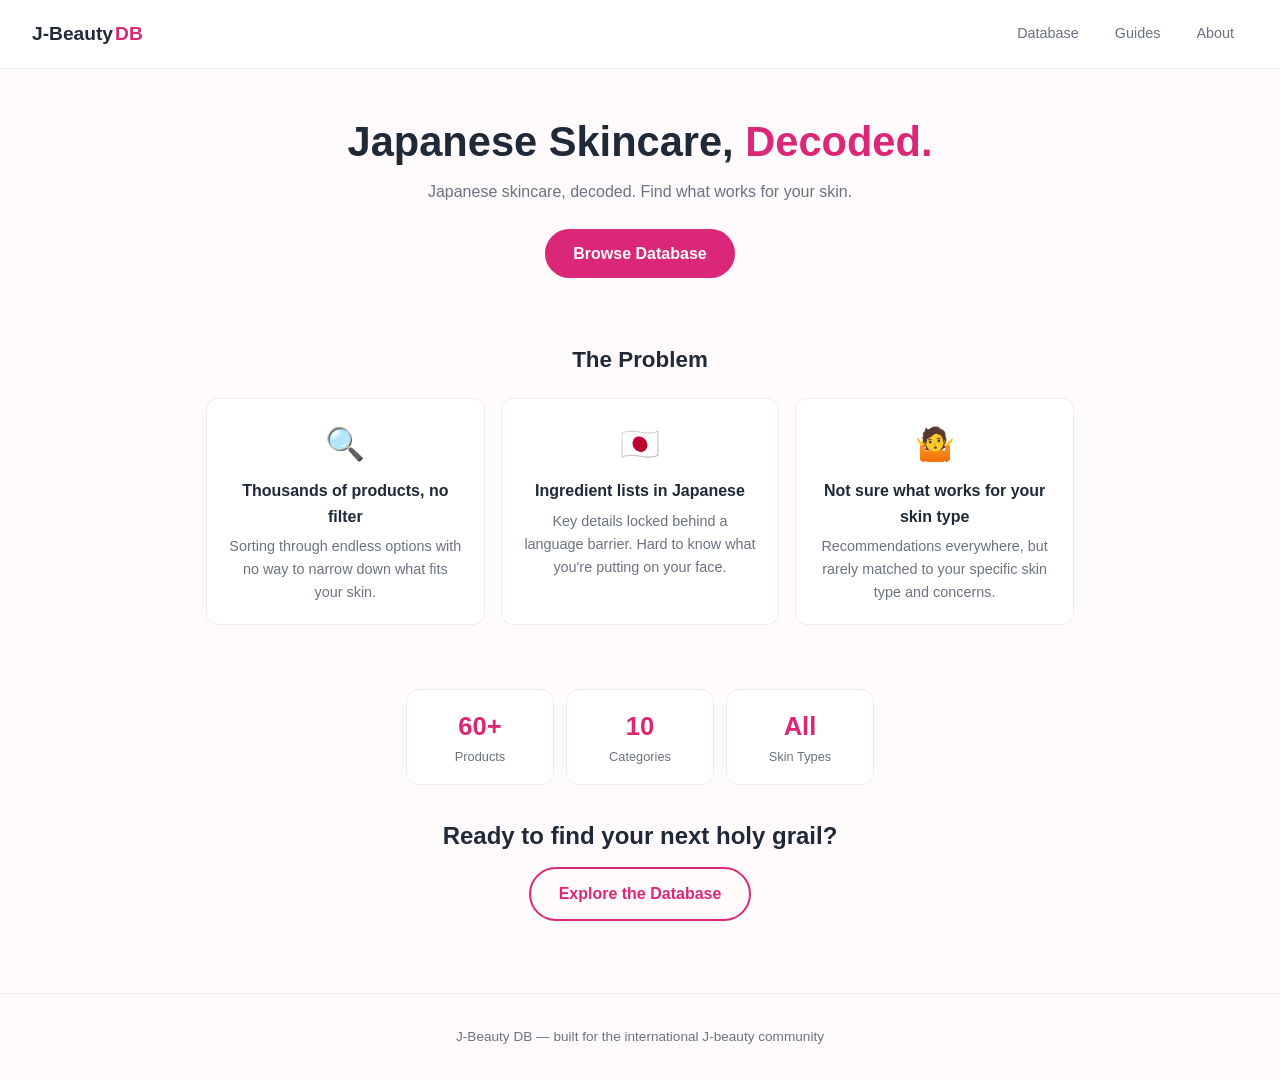
<file: index.html>
<!DOCTYPE html>
<html lang="en">
<head>
<script type="text/javascript">(function(c,l,a,r,i,t,y){c[a]=c[a]||function(){(c[a].q=c[a].q||[]).push(arguments)};t=l.createElement(r);t.async=1;t.src="https://www.clarity.ms/tag/"+i;y=l.getElementsByTagName(r)[0];y.parentNode.insertBefore(t,y);})(window, document, "clarity", "script", "wb2lupp80x");</script>
<meta name="google-site-verification" content="V2clKLw3TIESFtet" />
<meta charset="UTF-8">
<meta name="viewport" content="width=device-width, initial-scale=1.0">
<title>J-Beauty DB - Japanese Skincare, Decoded</title>
<meta name="description" content="A curated database of Japanese skincare products for international buyers. Find what works for your skin.">
<meta property="og:title" content="J-Beauty DB - Japanese Skincare, Decoded">
<meta property="og:description" content="A curated database of Japanese skincare products for international buyers. Find what works for your skin.">
<meta property="og:type" content="website">
<meta property="og:url" content="https://humancronadmin.github.io/j-beauty-db/">
<link rel="canonical" href="https://humancronadmin.github.io/j-beauty-db/">
<link rel="stylesheet" href="css/style.css">

<script type="application/ld+json">{"@context":"https://schema.org","@type":"WebSite","name":"J-BeautyDB","url":"https://humancronadmin.github.io/j-beauty-db/","description":"J-BeautyDB - Japanese skincare, J-beauty routines, Hada Labo, SK-II, sunscreen Japan, double cleansing","inLanguage":"en","potentialAction":{"@type":"SearchAction","target":{"@type":"EntryPoint","urlTemplate":"https://humancronadmin.github.io/j-beauty-db/?q={search_term_string}"},"query-input":"required name=search_term_string"}}</script>
<script type="application/ld+json">{"@context":"https://schema.org","@type":"CollectionPage","name":"J-BeautyDB","url":"https://humancronadmin.github.io/j-beauty-db/","description":"J-BeautyDB - Japanese skincare, J-beauty routines, Hada Labo, SK-II, sunscreen Japan, double cleansing","about":{"@type":"Thing","name":"Japanese skincare"},"audience":{"@type":"Audience","audienceType":"skincare enthusiasts worldwide interested in Japanese beauty products"},"isAccessibleForFree":true,"inLanguage":"en"}</script>
<script type="application/ld+json">{"@context":"https://schema.org","@type":"BreadcrumbList","itemListElement":[{"@type":"ListItem","position":1,"name":"Home","item":"https://humancronadmin.github.io/j-beauty-db/"}]}</script>
</head>
<body>
<nav class="nav">
 <div class="nav-brand">J-Beauty<span>DB</span></div>
 <div class="nav-links">
 <a href="database.html">Database</a>
 <a href="#">Guides</a>
 <a href="#">About</a>
 </div>
</nav>
<section class="hero">
 <h1>Japanese Skincare, <em>Decoded.</em></h1>
 <p>Japanese skincare, decoded. Find what works for your skin.</p>
 <a href="database.html" class="btn btn-primary">Browse Database</a>
</section>
<section class="problems">
 <h2>The Problem</h2>
 <div class="problem-grid" id="problem-grid"></div>
</section>
<div class="stats" id="stats-row"></div>
<section class="hero" style="padding-top:0">
 <h2 style="margin-bottom:12px">Ready to find your next holy grail?</h2>
 <a href="database.html" class="btn btn-outline">Explore the Database</a>
</section>
<footer class="footer">
 <p>J-Beauty DB &mdash; built for the international J-beauty community</p>
</footer>
<script>
const problems=[
 {icon:"🔍",title:"Thousands of products, no filter",desc:"Sorting through endless options with no way to narrow down what fits your skin."},
 {icon:"🇯🇵",title:"Ingredient lists in Japanese",desc:"Key details locked behind a language barrier. Hard to know what you're putting on your face."},
 {icon:"🤷",title:"Not sure what works for your skin type",desc:"Recommendations everywhere, but rarely matched to your specific skin type and concerns."}
];
const stats=[
 {num:"60+",label:"Products"},
 {num:"10",label:"Categories"},
 {num:"All",label:"Skin Types"}
];
document.getElementById("problem-grid").innerHTML=problems.map(p=>`<div class="problem-card"><div class="icon">${p.icon}</div><h3>${p.title}</h3><p>${p.desc}</p></div>`).join("");
document.getElementById("stats-row").innerHTML=stats.map(s=>`<div class="stat"><div class="num">${s.num}</div><div class="label">${s.label}</div></div>`).join("");
</script>
<script async src="https://pagead2.googlesyndication.com/pagead/js/adsbygoogle.js?client=ca-pub-6776399834647681" crossorigin="anonymous"></script>
<script async src="https://www.googletagmanager.com/gtag/js?id=G-84MRFJEZZZ"></script>
<script>window.dataLayer=window.dataLayer||[];function gtag(){dataLayer.push(arguments)}gtag('js',new Date());gtag('config','G-84MRFJEZZZ');</script>
</body>
</html>
</file>
<file: css/style.css>
*,*::before,*::after{box-sizing:border-box;margin:0;padding:0}
:root{--pink:#DB2777;--pink-light:#F472B6;--bg:#FFFBFC;--text:#1F2937;--text-light:#6B7280;--card-bg:#fff;--border:#F3E8F0;--radius:12px}
body{font-family:-apple-system,BlinkMacSystemFont,'Segoe UI',Roboto,sans-serif;background:var(--bg);color:var(--text);line-height:1.6}
a{color:var(--pink);text-decoration:none}
a:hover{text-decoration:underline}
img{max-width:100%;display:block}

/* Nav */
.nav{display:flex;align-items:center;justify-content:space-between;padding:12px 16px;background:#fff;border-bottom:1px solid var(--border);position:sticky;top:0;z-index:100}
.nav-brand{font-weight:700;font-size:1.2rem;color:var(--text)}
.nav-brand span{color:var(--pink);margin-left:2px}
.nav-links{display:flex;gap:8px}
.nav-links a{padding:10px 14px;min-height:44px;min-width:44px;display:inline-flex;align-items:center;border-radius:8px;font-size:.9rem;color:var(--text-light);font-weight:500}
.nav-links a:hover,.nav-links a.active{color:var(--pink);background:#FDF2F8;text-decoration:none}

/* Hero */
.hero{text-align:center;padding:48px 16px 32px}
.hero h1{font-size:2rem;font-weight:800;line-height:1.2;margin-bottom:12px}
.hero h1 em{font-style:normal;color:var(--pink)}
.hero p{color:var(--text-light);max-width:480px;margin:0 auto 24px;font-size:1rem}
.btn{display:inline-flex;align-items:center;justify-content:center;min-height:44px;padding:12px 28px;border-radius:999px;font-weight:600;font-size:1rem;border:none;cursor:pointer;transition:transform .15s,box-shadow .15s}
.btn-primary{background:var(--pink);color:#fff}
.btn-primary:hover{transform:translateY(-1px);box-shadow:0 4px 14px rgba(219,39,119,.3);text-decoration:none;color:#fff}
.btn-outline{border:2px solid var(--pink);color:var(--pink);background:transparent}
.btn-outline:hover{background:#FDF2F8;text-decoration:none}

/* Problem cards */
.problems{padding:32px 16px;max-width:900px;margin:0 auto}
.problems h2{text-align:center;font-size:1.4rem;margin-bottom:20px}
.problem-grid{display:grid;gap:16px}
.problem-card{background:var(--card-bg);border:1px solid var(--border);border-radius:var(--radius);padding:20px;text-align:center}
.problem-card .icon{font-size:2rem;margin-bottom:8px}
.problem-card h3{font-size:1rem;font-weight:600;margin-bottom:6px}
.problem-card p{color:var(--text-light);font-size:.9rem}

/* Stats */
.stats{display:grid;grid-template-columns:repeat(3,1fr);gap:12px;max-width:500px;margin:32px auto;padding:0 16px}
.stat{text-align:center;padding:16px 8px;background:var(--card-bg);border-radius:var(--radius);border:1px solid var(--border)}
.stat .num{font-size:1.6rem;font-weight:800;color:var(--pink)}
.stat .label{font-size:.8rem;color:var(--text-light)}

/* Filters */
.filters{padding:16px;max-width:1100px;margin:0 auto;display:flex;flex-wrap:wrap;gap:10px;align-items:center}
.filters select,.filters input[type="text"]{min-height:44px;padding:10px 12px;border:1px solid var(--border);border-radius:8px;font-size:.9rem;background:#fff;color:var(--text);flex:1 1 140px;max-width:200px}
.filters label{display:inline-flex;align-items:center;gap:6px;min-height:44px;padding:0 8px;font-size:.9rem;cursor:pointer}
.filters input[type="checkbox"]{width:20px;height:20px;accent-color:var(--pink)}

/* Product grid */
.product-grid{display:grid;gap:16px;padding:16px;max-width:1100px;margin:0 auto}
.product-card{background:var(--card-bg);border:1px solid var(--border);border-radius:var(--radius);padding:18px;display:flex;flex-direction:column;gap:8px}
.product-card .card-top{display:flex;justify-content:space-between;align-items:flex-start;gap:8px}
.product-card h3{font-size:1rem;font-weight:600;line-height:1.3}
.badge{display:inline-block;padding:3px 10px;border-radius:999px;font-size:.75rem;font-weight:600;background:#FDF2F8;color:var(--pink);white-space:nowrap}
.tags{display:flex;flex-wrap:wrap;gap:4px}
.tag{padding:2px 8px;border-radius:6px;font-size:.75rem;background:#F3F4F6;color:var(--text-light)}
.product-meta{display:flex;flex-wrap:wrap;gap:12px;font-size:.85rem;color:var(--text-light)}
.product-meta strong{color:var(--text)}
.ingredients{font-size:.85rem;color:var(--text-light)}
.ingredients span{background:#ECFDF5;color:#065F46;padding:1px 6px;border-radius:4px;font-size:.78rem;margin-right:4px;display:inline-block;margin-bottom:2px}
.icons-row{display:flex;gap:8px;font-size:.8rem;color:var(--text-light)}
.icons-row .yes{color:#059669}
.buy-chips{display:flex;flex-wrap:wrap;gap:6px;margin-top:auto}
.buy-chips span{padding:4px 10px;border-radius:6px;font-size:.78rem;background:#F9FAFB;border:1px solid var(--border);color:var(--text-light)}
.best-for{font-size:.85rem;color:var(--pink);font-weight:500;font-style:italic}
.no-results{text-align:center;padding:48px 16px;color:var(--text-light)}

/* Footer */
.footer{text-align:center;padding:32px 16px;color:var(--text-light);font-size:.85rem;border-top:1px solid var(--border);margin-top:40px}

/* Count */
.result-count{padding:8px 16px;max-width:1100px;margin:0 auto;font-size:.9rem;color:var(--text-light)}

@media(min-width:480px){
  .nav{padding:12px 32px}
  .hero h1{font-size:2.6rem}
  .problem-grid{grid-template-columns:repeat(3,1fr)}
  .product-grid{grid-template-columns:repeat(2,1fr)}
  .filters{padding:16px 32px}
  .result-count{padding:8px 32px}
  .product-grid{padding:16px 32px}
}
@media(min-width:768px){
  .product-grid{grid-template-columns:repeat(3,1fr)}
}
</file>
